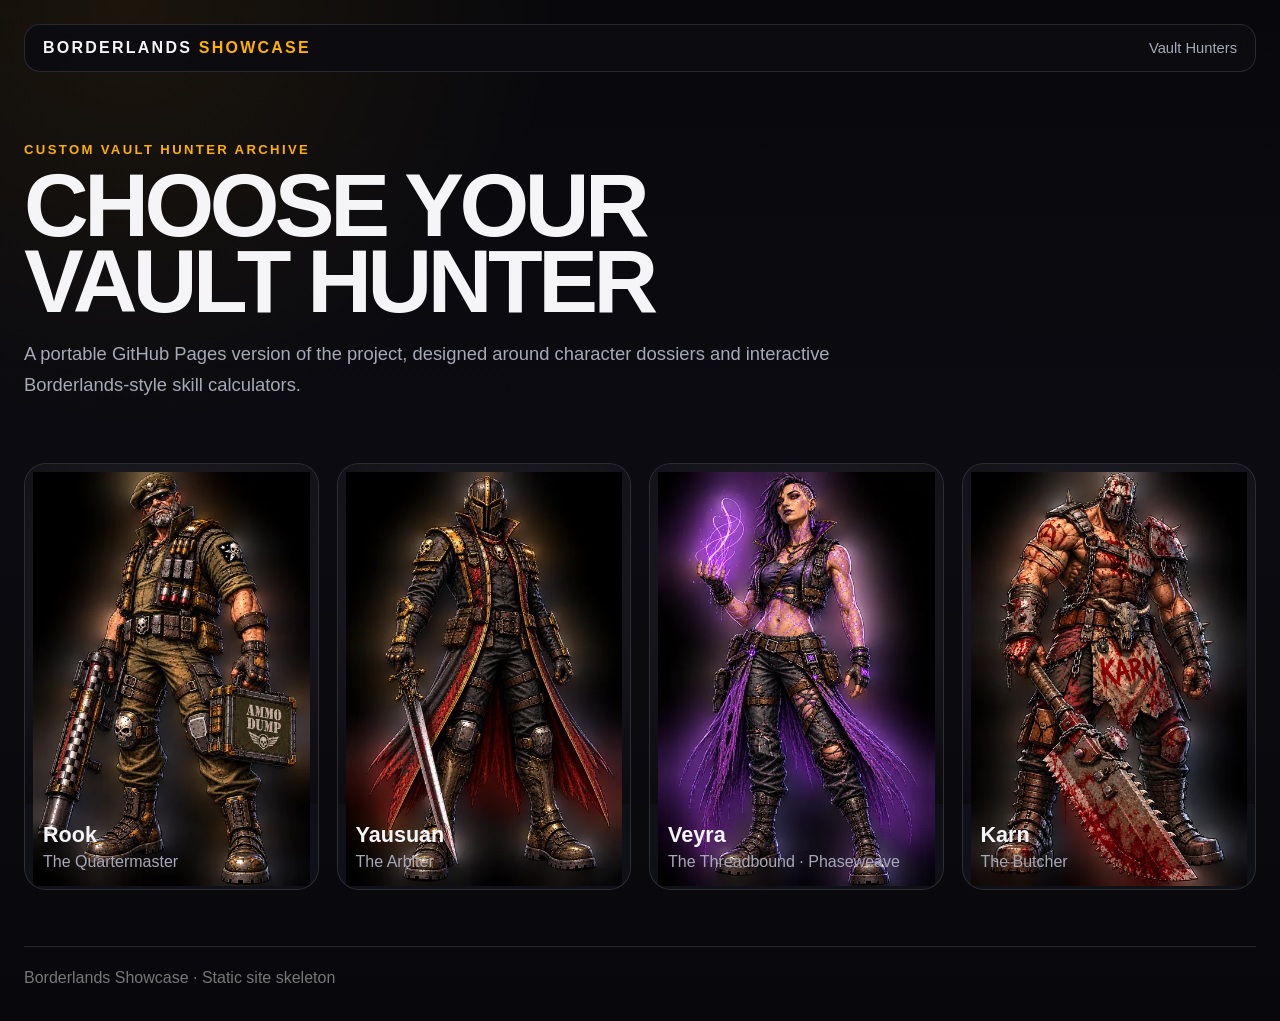
<file: index.html>
<!DOCTYPE html>
<html lang="en">
<head>
<meta charset="UTF-8"><meta name="viewport" content="width=device-width,initial-scale=1.0">
<title>Borderlands Showcase</title>
<style>
:root{
  --bg:#09090d;
  --panel:#12121a;
  --panel-2:#181824;
  --text:#f5f5f8;
  --muted:#a8a8b7;
  --line:rgba(255,255,255,.12);
  --accent:#ffb000;
  --accent2:#ff4b27;
  --danger:#ff3b3b;
  --success:#78d46b;
}
*{box-sizing:border-box}
html{scroll-behavior:smooth}
body{
  margin:0;
  font-family:Inter,Segoe UI,Arial,sans-serif;
  color:var(--text);
  background:
    radial-gradient(circle at 10% 0%, rgba(255,176,0,.08), transparent 28%),
    linear-gradient(180deg,#08080c,#0b0b11 45%,#08080c);
}
a{color:inherit}
.site-shell{max-width:1320px;margin:0 auto;padding:24px}
.topbar{
  position:sticky;top:12px;z-index:20;
  display:flex;justify-content:space-between;align-items:center;
  padding:14px 18px;border:1px solid var(--line);border-radius:16px;
  background:rgba(12,12,18,.88);backdrop-filter:blur(14px)
}
.brand{font-weight:900;letter-spacing:.14em;text-decoration:none}
.brand span{color:var(--accent)}
.nav{display:flex;gap:18px}
.nav a{color:var(--muted);text-decoration:none;font-size:.92rem}
.nav a:hover{color:#fff}
.hero{
  display:grid;grid-template-columns:1.05fr .95fr;gap:34px;
  align-items:center;padding:56px 0 28px
}
.hero-art{
  min-height:560px;border-radius:28px;border:1px solid var(--line);
  background:linear-gradient(145deg,#171722,#0d0d14);
  display:flex;align-items:center;justify-content:center;overflow:hidden;
  position:relative
}
.hero-art img{width:100%;height:100%;object-fit:cover}
.placeholder{
  color:#7f7f90;text-align:center;max-width:70%;line-height:1.5
}
.eyebrow{font-size:.82rem;text-transform:uppercase;letter-spacing:.18em;color:var(--accent);font-weight:800}
h1{font-size:clamp(3.4rem,8vw,7rem);line-height:.85;margin:10px 0 12px;letter-spacing:-.05em}
.subtitle{font-size:1.5rem;color:#d8d8e2;font-weight:700}
.quote{
  margin:26px 0;padding:18px 20px;border-left:4px solid var(--accent);
  background:linear-gradient(90deg,rgba(255,176,0,.10),transparent);
  color:#ececf2;font-size:1.12rem
}
.pills{display:flex;gap:10px;flex-wrap:wrap}
.pill{padding:9px 12px;border:1px solid var(--line);border-radius:999px;color:var(--muted);background:rgba(255,255,255,.035);font-size:.84rem}
.section{margin-top:48px}
.section-head{display:flex;justify-content:space-between;align-items:end;gap:20px;margin-bottom:18px}
.section-head h2{font-size:2.2rem;margin:0}
.section-head p{margin:0;color:var(--muted);max-width:720px}
.card{
  background:linear-gradient(180deg,var(--panel),#0f0f17);
  border:1px solid var(--line);border-radius:22px;padding:24px
}
.action-skill{display:grid;grid-template-columns:110px 1fr;gap:22px;align-items:center}
.action-icon{
  width:110px;height:110px;border-radius:22px;border:1px solid var(--line);
  display:grid;place-items:center;background:var(--panel-2);font-size:2.5rem
}
.action-skill h3{font-size:2rem;margin:0 0 8px}
.action-skill p{color:#d7d7e2;line-height:1.65;margin:0}
.calculator-toolbar{
  display:flex;justify-content:space-between;gap:12px;align-items:center;
  margin-bottom:18px;flex-wrap:wrap
}
.points-box{font-weight:800}
button{
  border:1px solid var(--line);background:#191923;color:#fff;
  padding:10px 14px;border-radius:12px;cursor:pointer;font-weight:700
}
button:hover{background:#222230}
.tree-tabs{display:flex;gap:10px;flex-wrap:wrap}
.tree-tab.active{outline:2px solid var(--tree-color,var(--accent));background:#20202c}
.tree-panel{display:none}
.tree-panel.active{display:block}
.skill-grid{
  display:grid;grid-template-columns:repeat(3,minmax(0,1fr));
  grid-auto-rows:minmax(92px,auto);gap:18px;
}
.skill-node{
  position:relative;border:1px solid var(--line);border-radius:18px;
  padding:14px;background:#14141d;transition:.18s ease;
  min-height:92px;cursor:pointer
}
.skill-node.locked{opacity:.38;filter:grayscale(.5);cursor:not-allowed}
.skill-node.available{box-shadow:0 0 0 1px var(--tree-color,var(--accent)) inset}
.skill-node.maxed{box-shadow:0 0 22px rgba(255,255,255,.08),0 0 0 2px var(--tree-color,var(--accent)) inset}
.skill-node:hover:not(.locked){transform:translateY(-2px)}
.skill-top{display:grid;grid-template-columns:56px 1fr auto;gap:12px;align-items:center}
.skill-icon{
  width:56px;height:56px;border-radius:14px;border:1px solid var(--line);
  background:#0f0f16;object-fit:cover;display:grid;place-items:center;color:#777
}
.skill-name{font-weight:900}
.skill-rank{font-weight:900;color:#fff}
.skill-desc{margin-top:10px;color:var(--muted);font-size:.9rem;line-height:1.45}
.skill-requirement{margin-top:8px;color:#85859a;font-size:.78rem}
.two-col{display:grid;grid-template-columns:1.15fr .85fr;gap:20px}
.relationships{display:grid;grid-template-columns:repeat(2,1fr);gap:12px}
.relationship{border:1px solid var(--line);border-radius:16px;padding:15px;background:#111119}
.relationship strong{display:block;margin-bottom:5px}
.roster{display:grid;grid-template-columns:repeat(4,1fr);gap:18px;margin-top:24px}
.roster-card{
  text-decoration:none;border:1px solid var(--line);border-radius:22px;overflow:hidden;
  background:#101018;transition:.18s ease
}
.roster-card:hover{transform:translateY(-4px);border-color:rgba(255,176,0,.5)}
.roster-image{height:300px;background:#161620;display:grid;place-items:center;color:#777}
.roster-image img{width:100%;height:100%;object-fit:cover}
.roster-copy{padding:18px}
.roster-copy h3{margin:0 0 5px;font-size:1.35rem}
.roster-copy p{margin:0;color:var(--muted)}
.footer{margin:56px 0 10px;padding-top:22px;border-top:1px solid var(--line);color:#777}
@media(max-width:980px){
  .hero,.two-col{grid-template-columns:1fr}
  .roster{grid-template-columns:repeat(2,1fr)}
}
@media(max-width:700px){
  .site-shell{padding:14px}
  .nav{display:none}
  .hero{padding-top:30px}
  .hero-art{min-height:420px}
  .skill-grid{grid-template-columns:1fr}
  .roster{grid-template-columns:1fr}
  .relationships{grid-template-columns:1fr}
  .action-skill{grid-template-columns:1fr}
}
.skill-numbers{
  margin-top:9px;padding:9px 10px;border-radius:10px;
  background:rgba(255,255,255,.035);border:1px solid var(--line);
  color:#d9d9e5;font-size:.82rem;line-height:1.4
}
.skill-icon-fallback{
  font-size:.72rem;font-weight:1000;letter-spacing:.05em;
  color:var(--tree-color,var(--accent));
  background:radial-gradient(circle at 50% 45%,rgba(255,255,255,.08),rgba(255,255,255,.02));
}

</style>

<style>
.roster-image{height:340px;background:radial-gradient(circle at 50% 35%,rgba(255,255,255,.08),rgba(10,10,15,.96));}
.roster-image img{width:100%;height:100%;object-fit:contain;object-position:center bottom;padding:8px;}
</style>

</head>
<body>
<div class="site-shell">
<header class="topbar"><a class="brand" href="index.html">BORDERLANDS <span>SHOWCASE</span></a><nav class="nav"><a href="#hunters">Vault Hunters</a></nav></header>
<section style="padding:70px 0 20px;max-width:900px">
<div class="eyebrow">Custom Vault Hunter Archive</div>
<h1 style="font-size:clamp(3rem,7vw,6rem)">CHOOSE YOUR VAULT HUNTER</h1>
<p style="color:var(--muted);font-size:1.15rem;line-height:1.7">A portable GitHub Pages version of the project, designed around character dossiers and interactive Borderlands-style skill calculators.</p>
</section>
<section id="hunters" class="roster">
<a class="roster-card" href="rook.html"><div class="roster-image"><img src="[data-uri]" alt="Rook portrait"></div><div class="roster-copy"><h3>Rook</h3><p>The Quartermaster</p></div></a>
<a class="roster-card" href="yausuan.html"><div class="roster-image"><img src="[data-uri]" alt="Yausuan portrait"></div><div class="roster-copy"><h3>Yausuan</h3><p>The Arbiter</p></div></a>
<a class="roster-card" href="veyra.html"><div class="roster-image"><img src="[data-uri]" alt="Veyra portrait"></div><div class="roster-copy"><h3>Veyra</h3><p>The Threadbound · Phaseweave</p></div></a>
<a class="roster-card" href="karn.html"><div class="roster-image"><img src="[data-uri]" alt="Karn portrait"></div><div class="roster-copy"><h3>Karn</h3><p>The Butcher</p></div></a>
</section>
<footer class="footer">Borderlands Showcase · Static site skeleton</footer>
</div>
</body></html>
</file>
